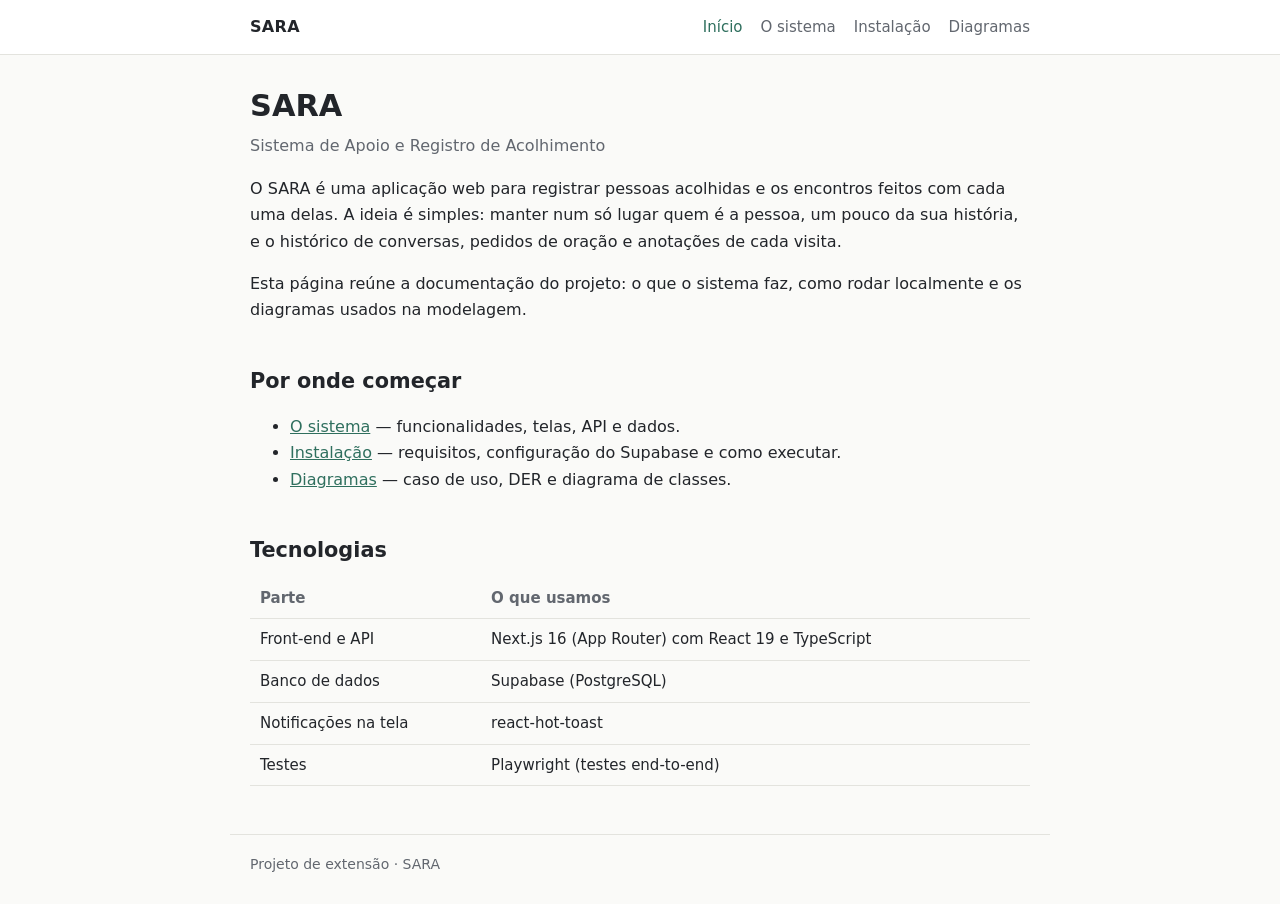
<file: index.html>
<!DOCTYPE html>
<html lang="pt-BR">
<head>
  <meta charset="UTF-8">
  <meta name="viewport" content="width=device-width, initial-scale=1.0">
  <title>SARA · Documentação</title>
  <link rel="stylesheet" href="assets/css/style.css">
</head>
<body>
  <header class="topo">
    <div class="topo-inner">
      <a class="marca" href="index.html">SARA</a>
      <nav>
        <a href="index.html" class="ativo">Início</a>
        <a href="sistema.html">O sistema</a>
        <a href="instalacao.html">Instalação</a>
        <a href="diagramas.html">Diagramas</a>
      </nav>
    </div>
  </header>

  <main>
    <h1>SARA</h1>
    <p class="subtitulo">Sistema de Apoio e Registro de Acolhimento</p>

    <p>
      O SARA é uma aplicação web para registrar pessoas acolhidas e os encontros
      feitos com cada uma delas. A ideia é simples: manter num só lugar quem é a
      pessoa, um pouco da sua história, e o histórico de conversas, pedidos de
      oração e anotações de cada visita.
    </p>

    <p>
      Esta página reúne a documentação do projeto: o que o sistema faz, como
      rodar localmente e os diagramas usados na modelagem.
    </p>

    <h2>Por onde começar</h2>
    <ul>
      <li><a href="sistema.html">O sistema</a> — funcionalidades, telas, API e dados.</li>
      <li><a href="instalacao.html">Instalação</a> — requisitos, configuração do Supabase e como executar.</li>
      <li><a href="diagramas.html">Diagramas</a> — caso de uso, DER e diagrama de classes.</li>
    </ul>

    <h2>Tecnologias</h2>
    <div class="tabela">
      <table>
        <tr><th>Parte</th><th>O que usamos</th></tr>
        <tr><td>Front-end e API</td><td>Next.js 16 (App Router) com React 19 e TypeScript</td></tr>
        <tr><td>Banco de dados</td><td>Supabase (PostgreSQL)</td></tr>
        <tr><td>Notificações na tela</td><td>react-hot-toast</td></tr>
        <tr><td>Testes</td><td>Playwright (testes end-to-end)</td></tr>
      </table>
    </div>
  </main>

  <footer>
    Projeto de extensão · SARA
  </footer>
</body>
</html>
</file>
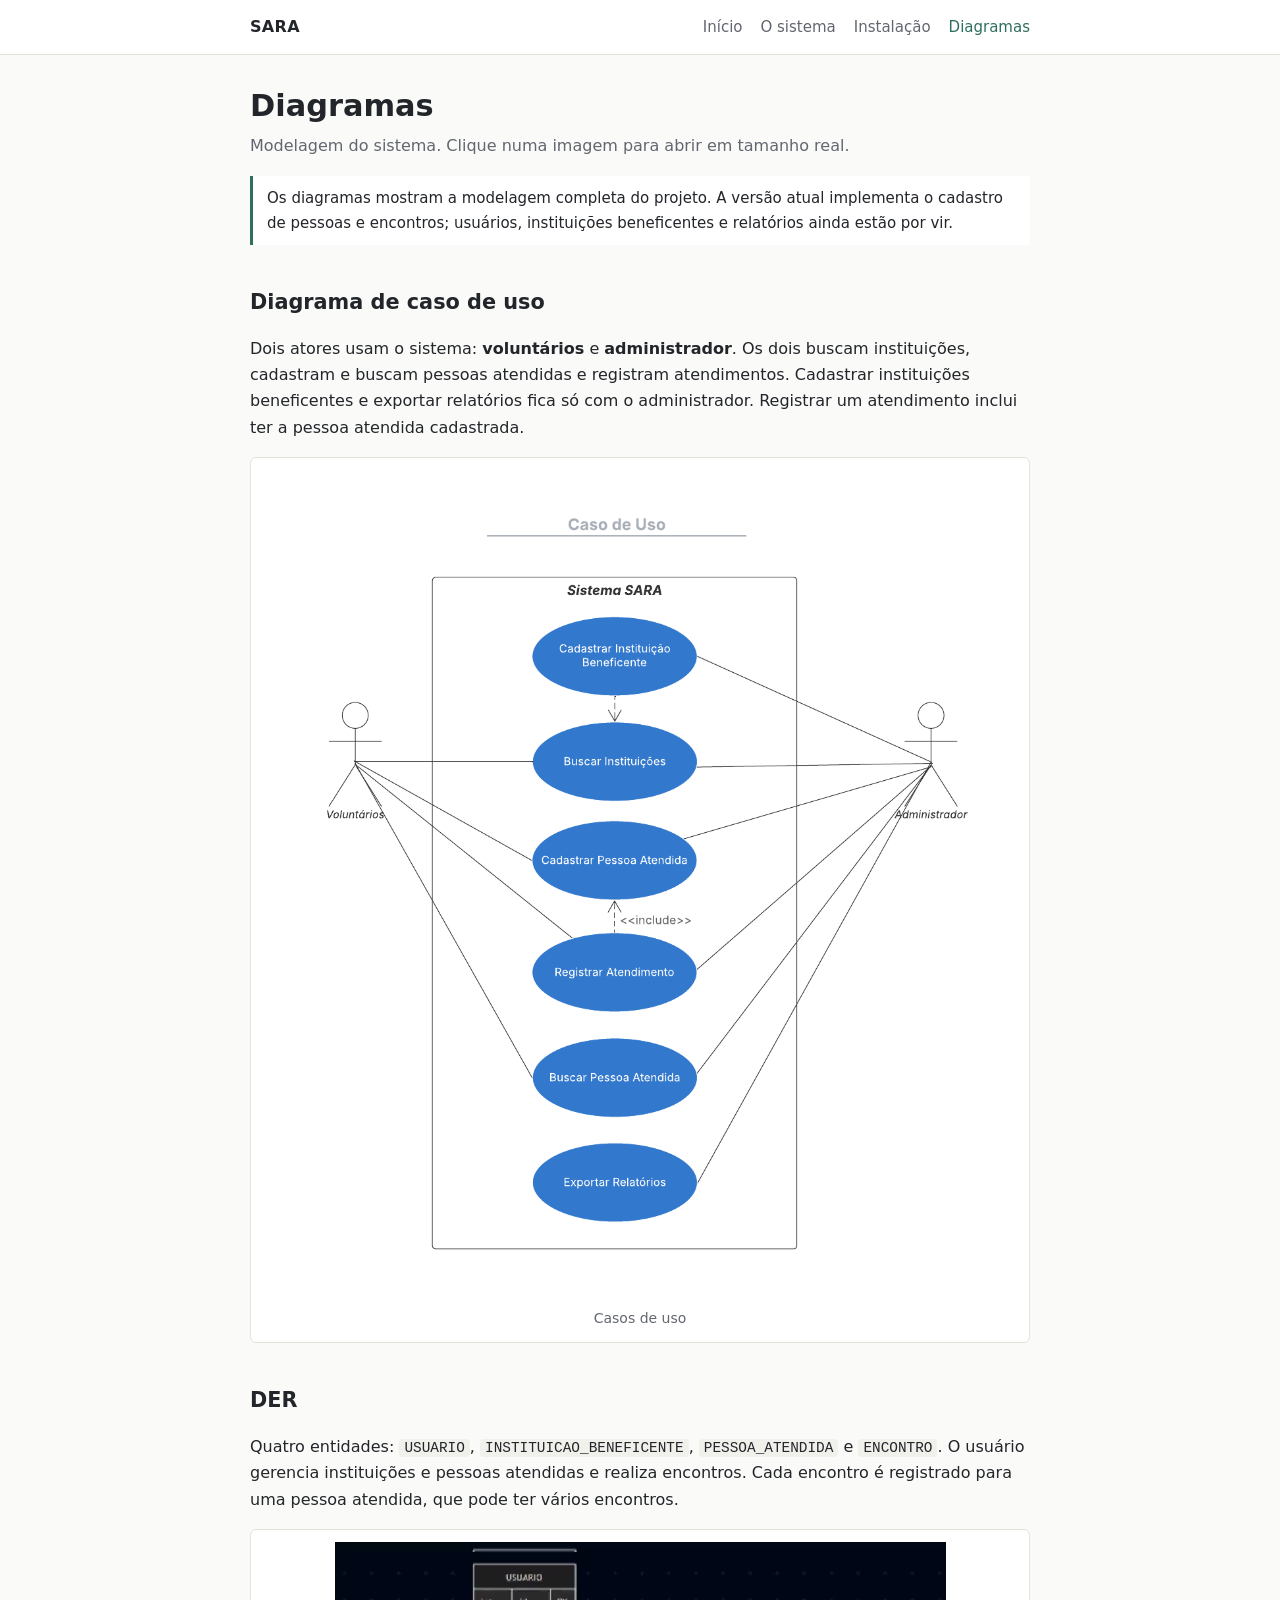
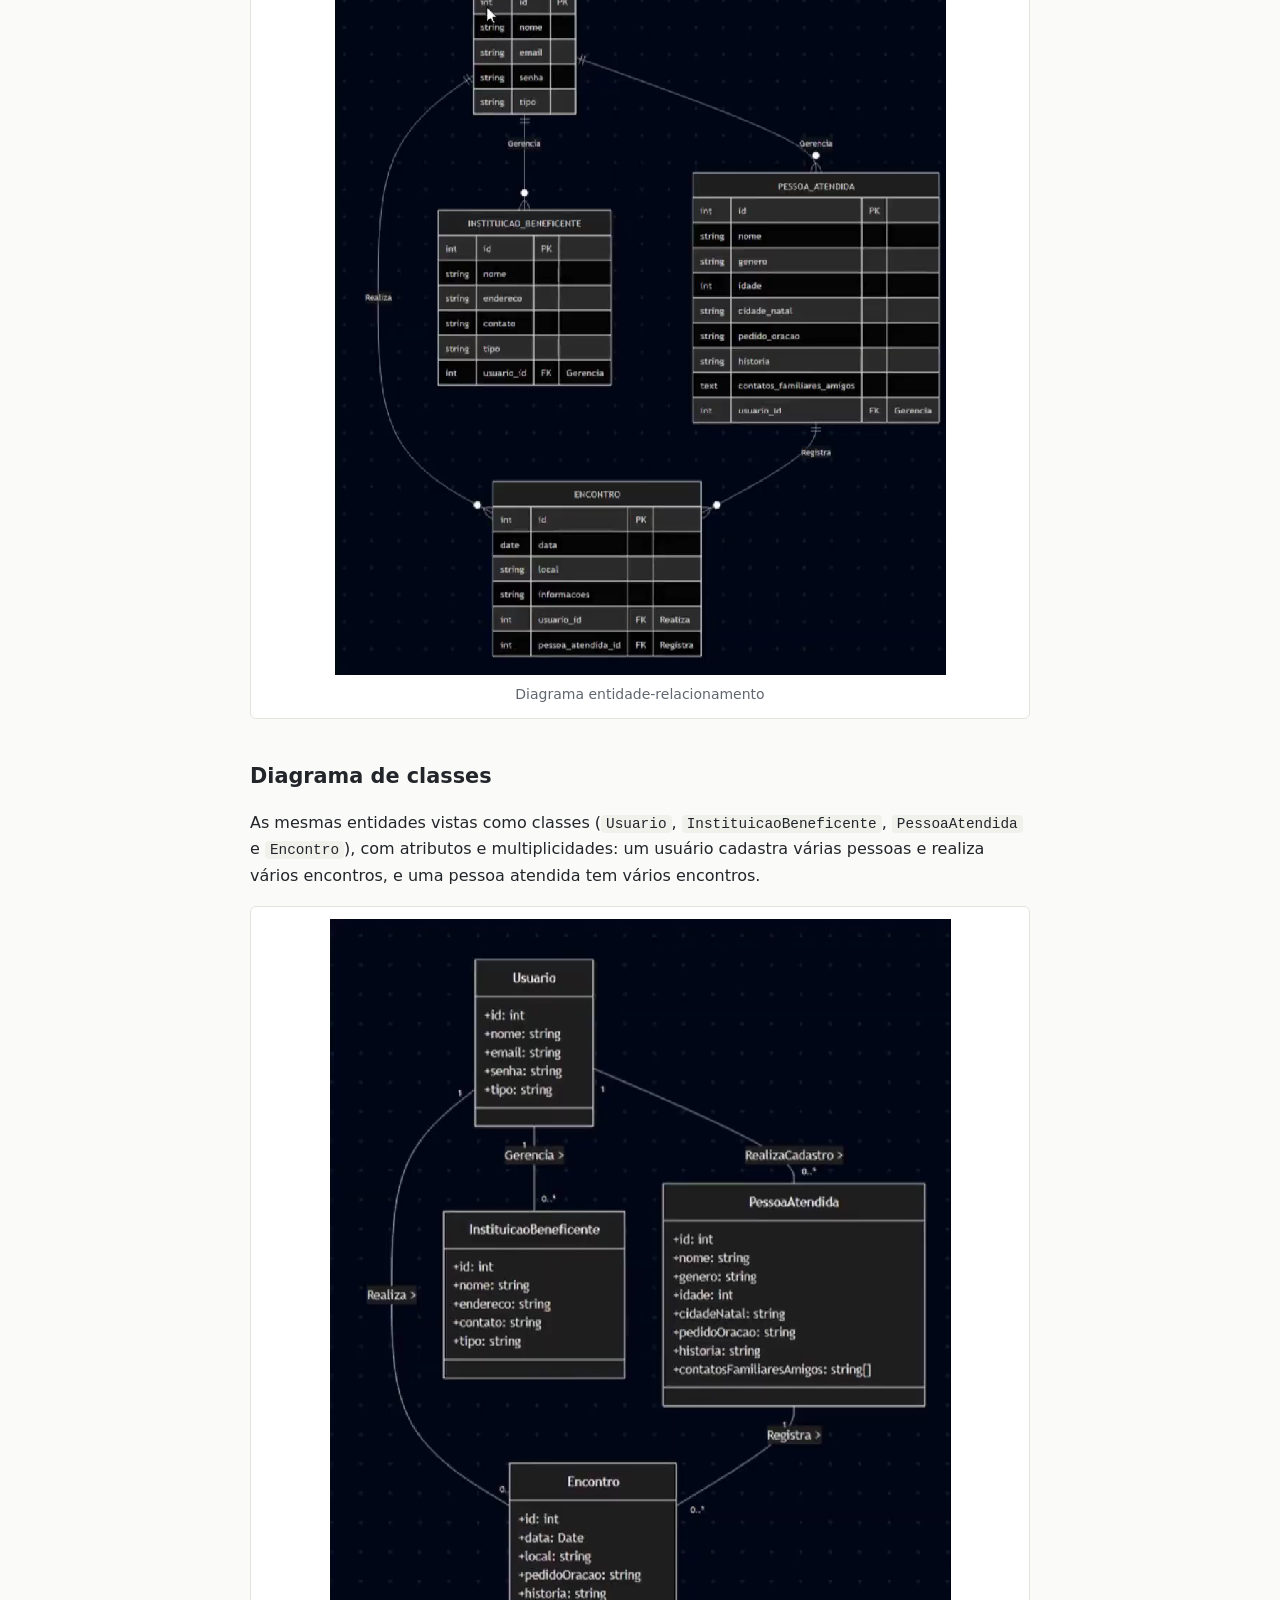
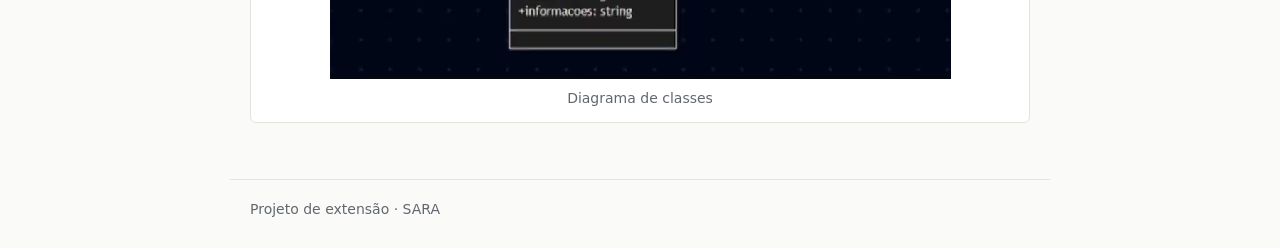
<file: diagramas.html>
<!DOCTYPE html>
<html lang="pt-BR">
<head>
  <meta charset="UTF-8">
  <meta name="viewport" content="width=device-width, initial-scale=1.0">
  <title>Diagramas · SARA</title>
  <link rel="stylesheet" href="assets/css/style.css">
</head>
<body>
  <header class="topo">
    <div class="topo-inner">
      <a class="marca" href="index.html">SARA</a>
      <nav>
        <a href="index.html">Início</a>
        <a href="sistema.html">O sistema</a>
        <a href="instalacao.html">Instalação</a>
        <a href="diagramas.html" class="ativo">Diagramas</a>
      </nav>
    </div>
  </header>

  <main>
    <h1>Diagramas</h1>
    <p class="subtitulo">Modelagem do sistema. Clique numa imagem para abrir em tamanho real.</p>

    <div class="nota">
      Os diagramas mostram a modelagem completa do projeto. A versão atual
      implementa o cadastro de pessoas e encontros; usuários, instituições
      beneficentes e relatórios ainda estão por vir.
    </div>

    <h2 id="caso-de-uso">Diagrama de caso de uso</h2>
    <p>
      Dois atores usam o sistema: <strong>voluntários</strong> e
      <strong>administrador</strong>. Os dois buscam instituições, cadastram e
      buscam pessoas atendidas e registram atendimentos. Cadastrar instituições
      beneficentes e exportar relatórios fica só com o administrador. Registrar
      um atendimento inclui ter a pessoa atendida cadastrada.
    </p>
    <figure class="diagrama">
      <a href="assets/img/diagramas/caso-de-uso.png">
        <img src="assets/img/diagramas/caso-de-uso.png" alt="Diagrama de caso de uso do SARA"
             onerror="this.parentElement.outerHTML='<p class=&quot;sem-imagem&quot;>Imagem ainda não adicionada: assets/img/diagramas/caso-de-uso.png</p>'">
      </a>
      <figcaption>Casos de uso</figcaption>
    </figure>

    <h2 id="der">DER</h2>
    <p>
      Quatro entidades: <code>USUARIO</code>, <code>INSTITUICAO_BENEFICENTE</code>,
      <code>PESSOA_ATENDIDA</code> e <code>ENCONTRO</code>. O usuário gerencia
      instituições e pessoas atendidas e realiza encontros. Cada encontro é
      registrado para uma pessoa atendida, que pode ter vários encontros.
    </p>
    <figure class="diagrama">
      <a href="assets/img/diagramas/der.png">
        <img src="assets/img/diagramas/der.png" alt="Diagrama entidade-relacionamento do SARA"
             onerror="this.parentElement.outerHTML='<p class=&quot;sem-imagem&quot;>Imagem ainda não adicionada: assets/img/diagramas/der.png</p>'">
      </a>
      <figcaption>Diagrama entidade-relacionamento</figcaption>
    </figure>

    <h2 id="classes">Diagrama de classes</h2>
    <p>
      As mesmas entidades vistas como classes (<code>Usuario</code>,
      <code>InstituicaoBeneficente</code>, <code>PessoaAtendida</code> e
      <code>Encontro</code>), com atributos e multiplicidades: um usuário cadastra
      várias pessoas e realiza vários encontros, e uma pessoa atendida tem
      vários encontros.
    </p>
    <figure class="diagrama">
      <a href="assets/img/diagramas/classes.png">
        <img src="assets/img/diagramas/classes.png" alt="Diagrama de classes do SARA"
             onerror="this.parentElement.outerHTML='<p class=&quot;sem-imagem&quot;>Imagem ainda não adicionada: assets/img/diagramas/classes.png</p>'">
      </a>
      <figcaption>Diagrama de classes</figcaption>
    </figure>
  </main>

  <footer>
    Projeto de extensão · SARA
  </footer>
</body>
</html>
</file>
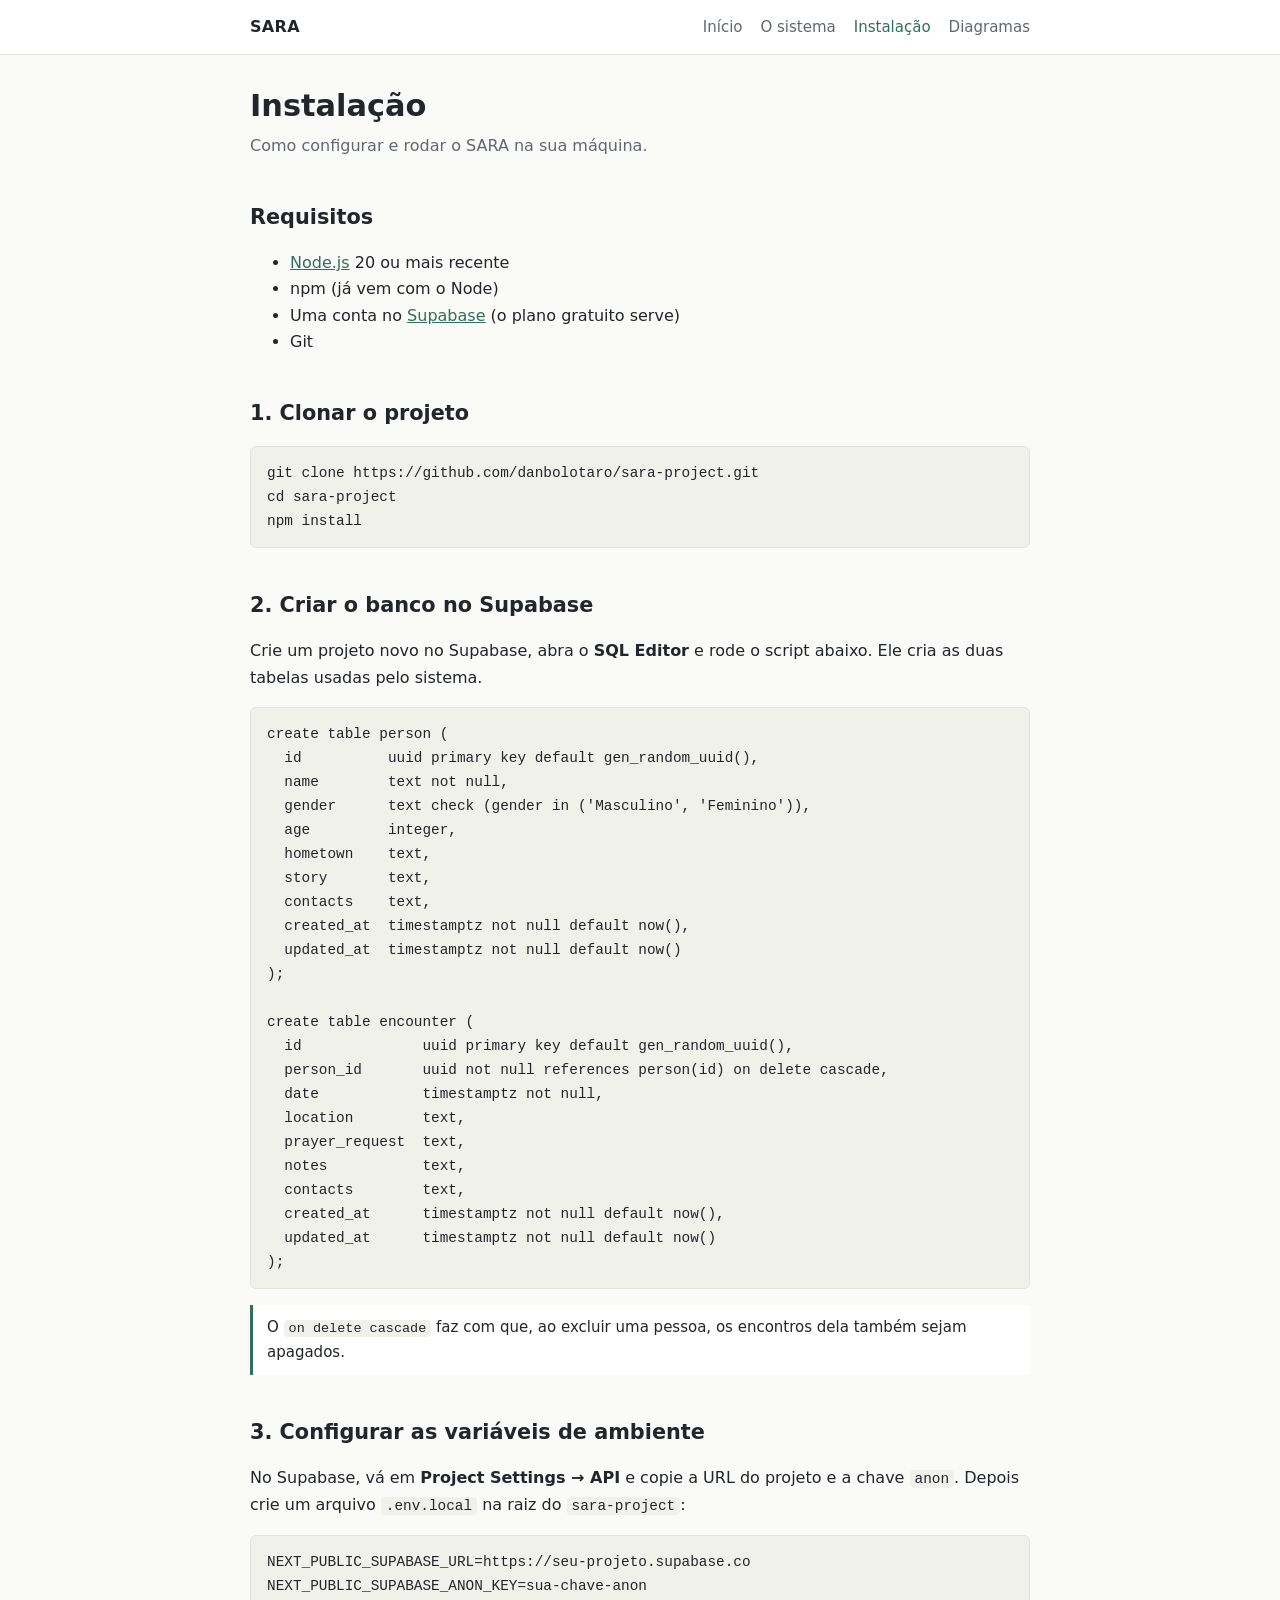
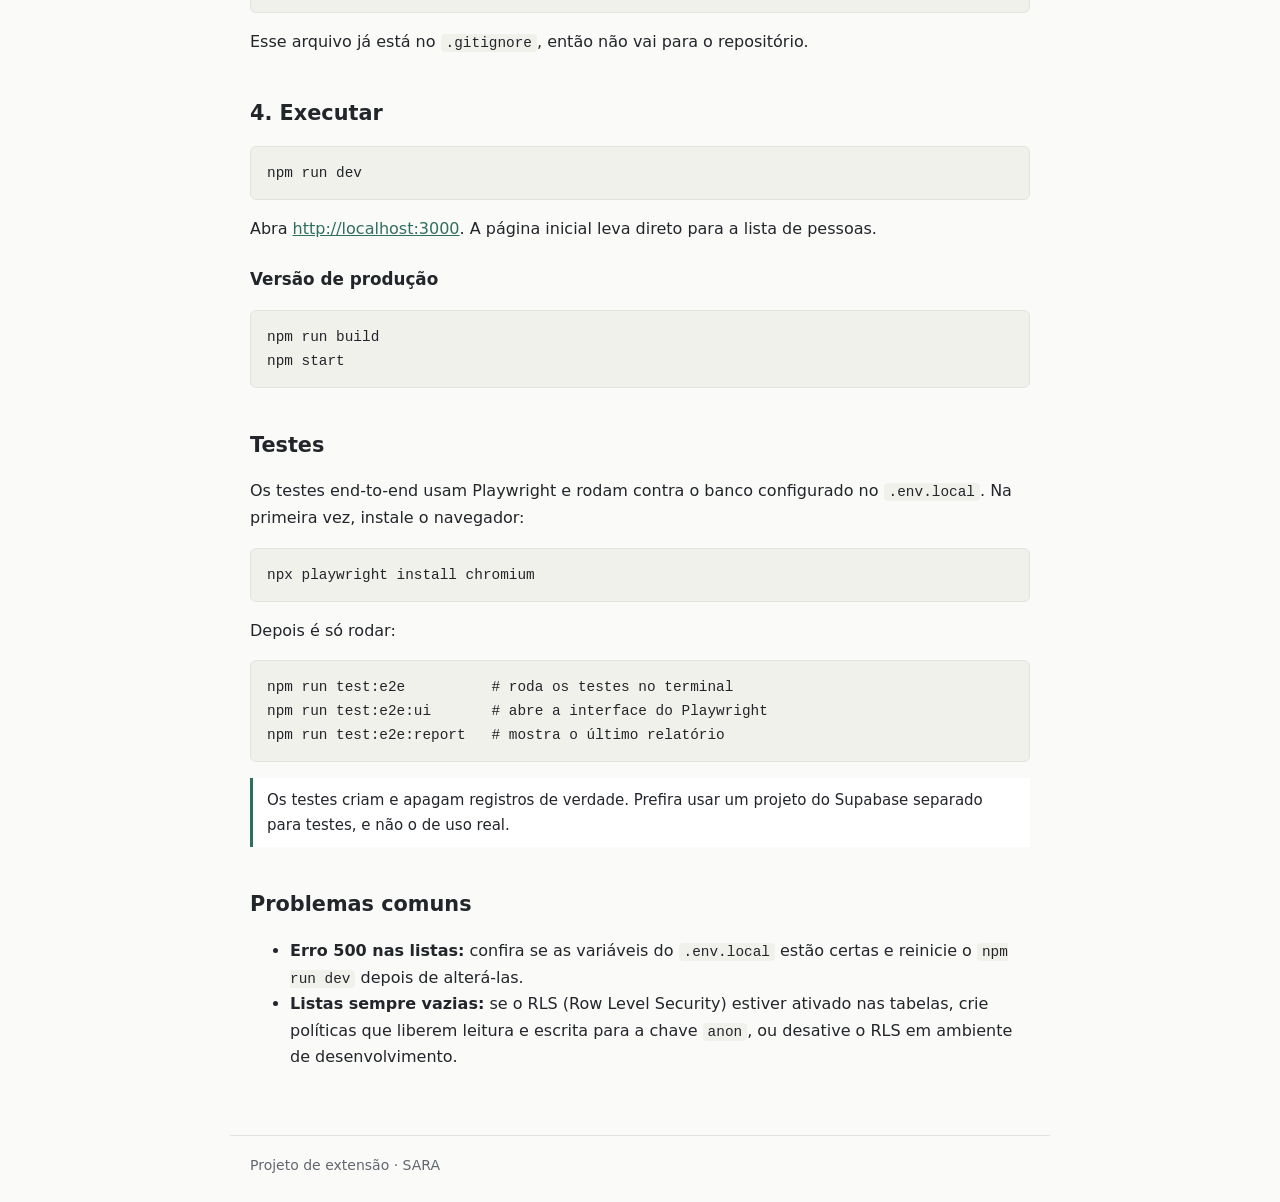
<file: instalacao.html>
<!DOCTYPE html>
<html lang="pt-BR">
<head>
  <meta charset="UTF-8">
  <meta name="viewport" content="width=device-width, initial-scale=1.0">
  <title>Instalação · SARA</title>
  <link rel="stylesheet" href="assets/css/style.css">
</head>
<body>
  <header class="topo">
    <div class="topo-inner">
      <a class="marca" href="index.html">SARA</a>
      <nav>
        <a href="index.html">Início</a>
        <a href="sistema.html">O sistema</a>
        <a href="instalacao.html" class="ativo">Instalação</a>
        <a href="diagramas.html">Diagramas</a>
      </nav>
    </div>
  </header>

  <main>
    <h1>Instalação</h1>
    <p class="subtitulo">Como configurar e rodar o SARA na sua máquina.</p>

    <h2>Requisitos</h2>
    <ul>
      <li><a href="https://nodejs.org">Node.js</a> 20 ou mais recente</li>
      <li>npm (já vem com o Node)</li>
      <li>Uma conta no <a href="https://supabase.com">Supabase</a> (o plano gratuito serve)</li>
      <li>Git</li>
    </ul>

    <h2>1. Clonar o projeto</h2>
<pre><code>git clone https://github.com/danbolotaro/sara-project.git
cd sara-project
npm install</code></pre>

    <h2>2. Criar o banco no Supabase</h2>
    <p>
      Crie um projeto novo no Supabase, abra o <strong>SQL Editor</strong> e rode
      o script abaixo. Ele cria as duas tabelas usadas pelo sistema.
    </p>
<pre><code>create table person (
  id          uuid primary key default gen_random_uuid(),
  name        text not null,
  gender      text check (gender in ('Masculino', 'Feminino')),
  age         integer,
  hometown    text,
  story       text,
  contacts    text,
  created_at  timestamptz not null default now(),
  updated_at  timestamptz not null default now()
);

create table encounter (
  id              uuid primary key default gen_random_uuid(),
  person_id       uuid not null references person(id) on delete cascade,
  date            timestamptz not null,
  location        text,
  prayer_request  text,
  notes           text,
  contacts        text,
  created_at      timestamptz not null default now(),
  updated_at      timestamptz not null default now()
);</code></pre>

    <div class="nota">
      O <code>on delete cascade</code> faz com que, ao excluir uma pessoa, os
      encontros dela também sejam apagados.
    </div>

    <h2>3. Configurar as variáveis de ambiente</h2>
    <p>
      No Supabase, vá em <strong>Project Settings → API</strong> e copie a URL do
      projeto e a chave <code>anon</code>. Depois crie um arquivo
      <code>.env.local</code> na raiz do <code>sara-project</code>:
    </p>
<pre><code>NEXT_PUBLIC_SUPABASE_URL=https://seu-projeto.supabase.co
NEXT_PUBLIC_SUPABASE_ANON_KEY=sua-chave-anon</code></pre>
    <p>Esse arquivo já está no <code>.gitignore</code>, então não vai para o repositório.</p>

    <h2>4. Executar</h2>
<pre><code>npm run dev</code></pre>
    <p>Abra <a href="http://localhost:3000">http://localhost:3000</a>. A página inicial leva direto para a lista de pessoas.</p>

    <h3>Versão de produção</h3>
<pre><code>npm run build
npm start</code></pre>

    <h2>Testes</h2>
    <p>
      Os testes end-to-end usam Playwright e rodam contra o banco configurado no
      <code>.env.local</code>. Na primeira vez, instale o navegador:
    </p>
<pre><code>npx playwright install chromium</code></pre>
    <p>Depois é só rodar:</p>
<pre><code>npm run test:e2e          # roda os testes no terminal
npm run test:e2e:ui       # abre a interface do Playwright
npm run test:e2e:report   # mostra o último relatório</code></pre>

    <div class="nota">
      Os testes criam e apagam registros de verdade. Prefira usar um projeto do
      Supabase separado para testes, e não o de uso real.
    </div>

    <h2>Problemas comuns</h2>
    <ul>
      <li>
        <strong>Erro 500 nas listas:</strong> confira se as variáveis do
        <code>.env.local</code> estão certas e reinicie o <code>npm run dev</code>
        depois de alterá-las.
      </li>
      <li>
        <strong>Listas sempre vazias:</strong> se o RLS (Row Level Security)
        estiver ativado nas tabelas, crie políticas que liberem leitura e escrita
        para a chave <code>anon</code>, ou desative o RLS em ambiente de desenvolvimento.
      </li>
    </ul>
  </main>

  <footer>
    Projeto de extensão · SARA
  </footer>
</body>
</html>
</file>
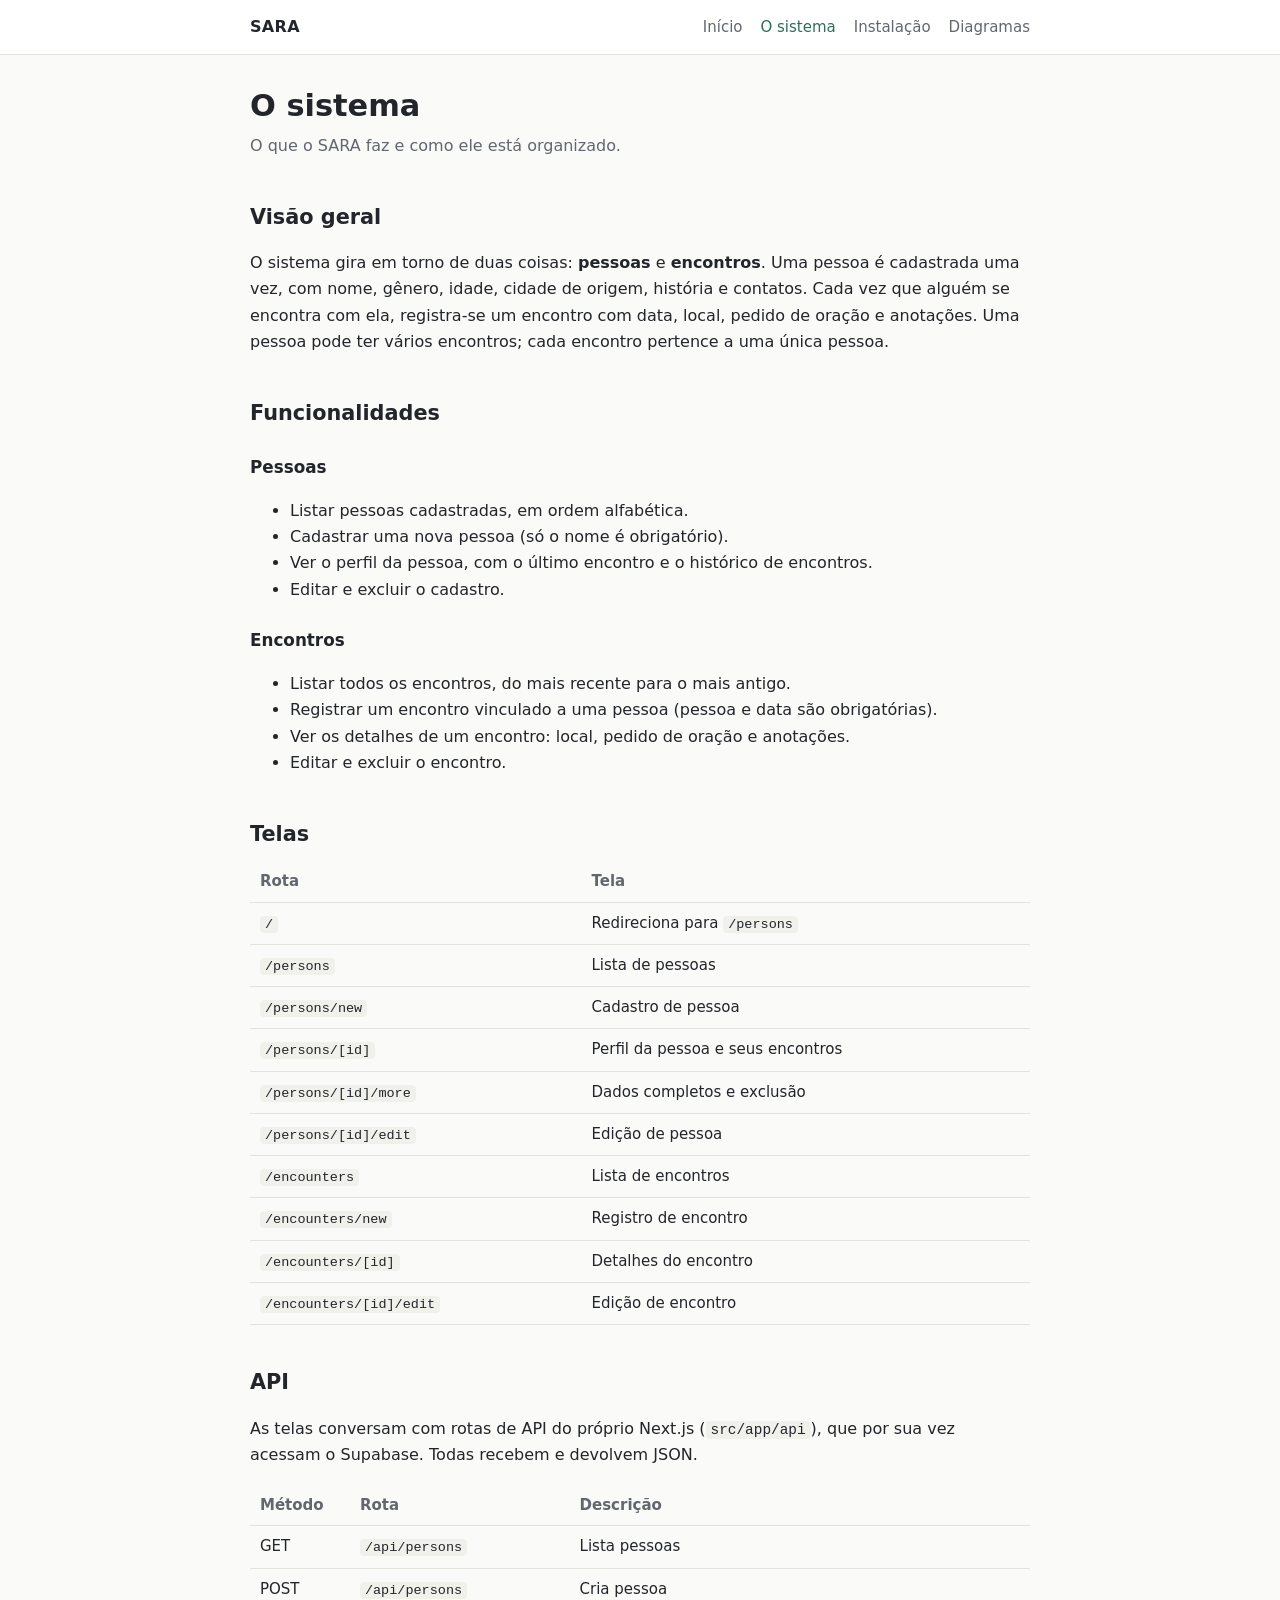
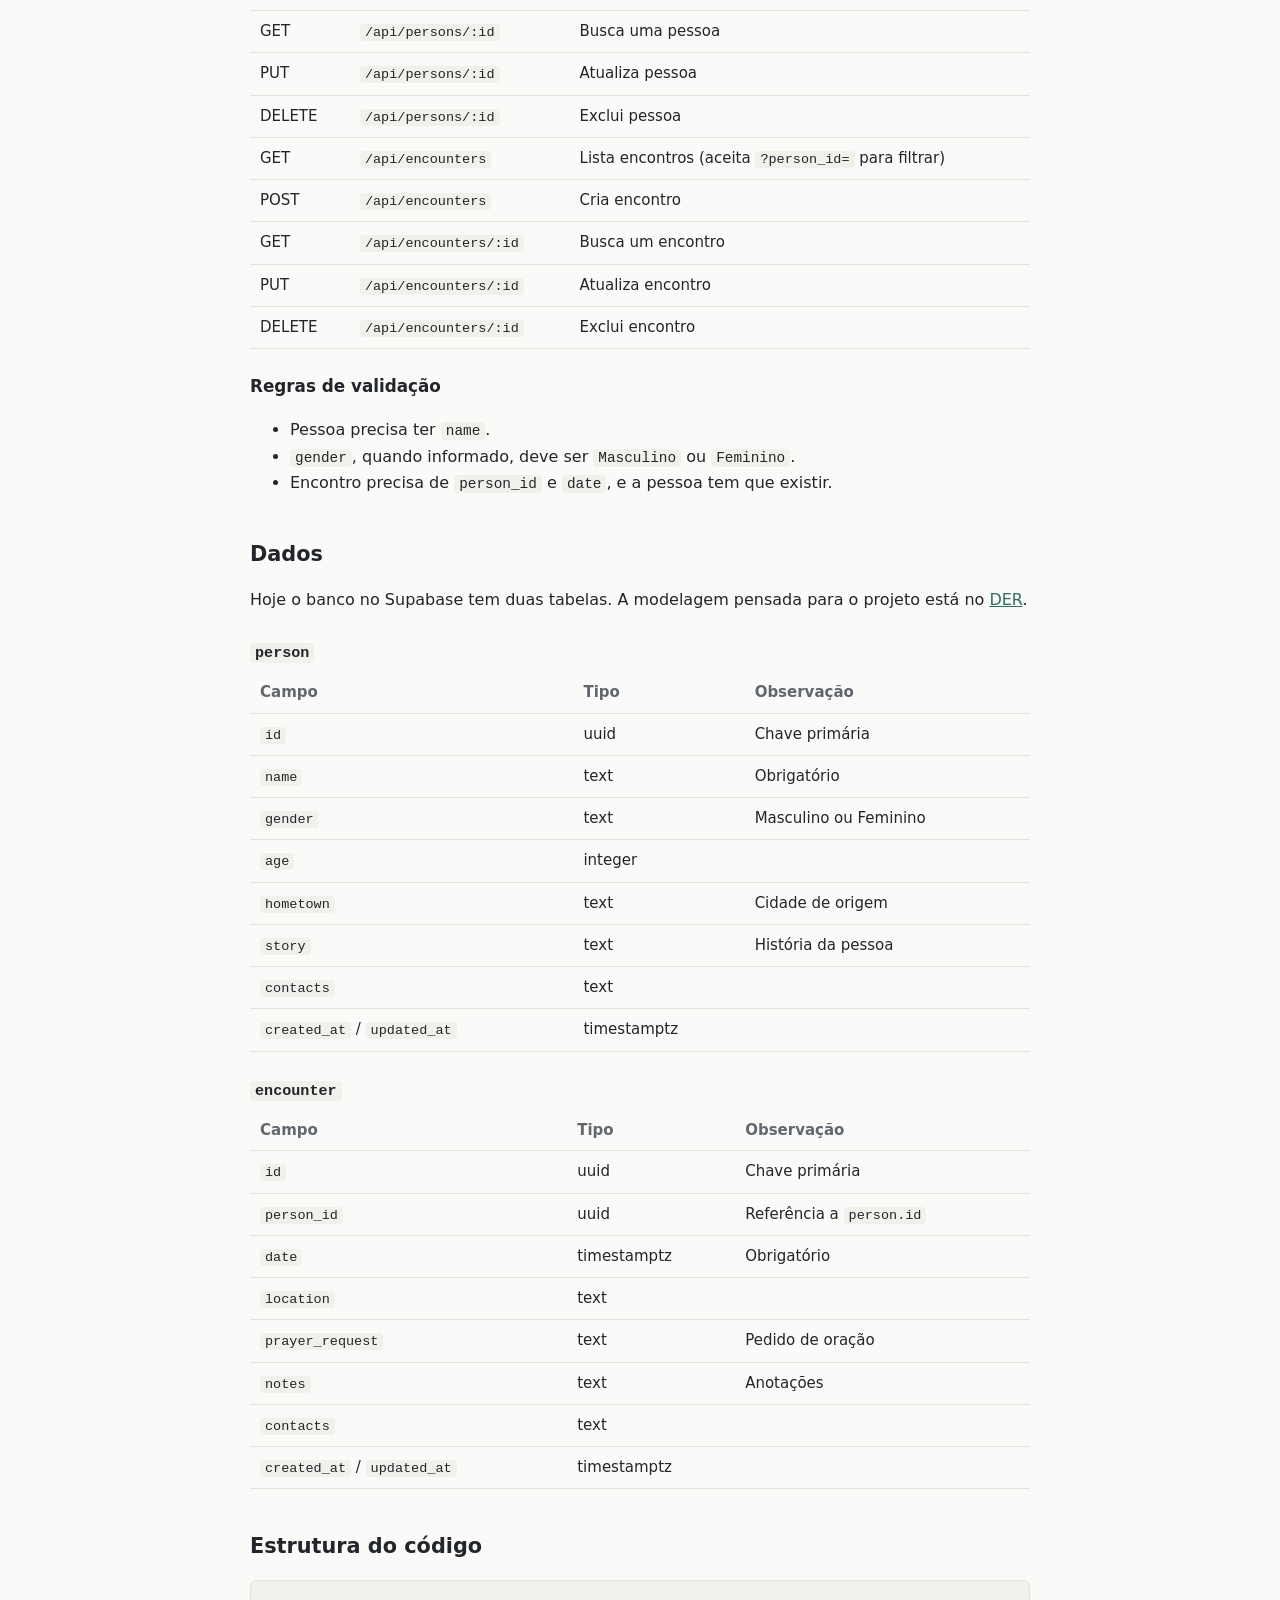
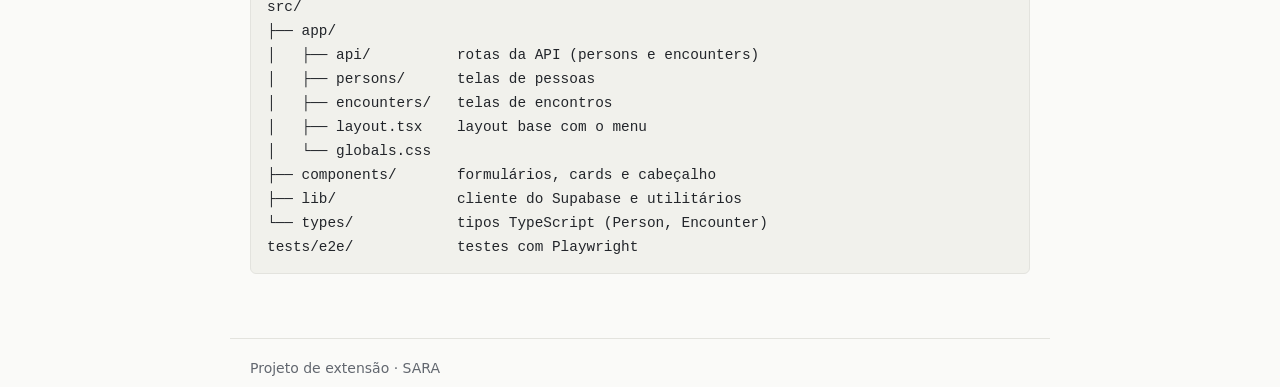
<file: sistema.html>
<!DOCTYPE html>
<html lang="pt-BR">
<head>
  <meta charset="UTF-8">
  <meta name="viewport" content="width=device-width, initial-scale=1.0">
  <title>O sistema · SARA</title>
  <link rel="stylesheet" href="assets/css/style.css">
</head>
<body>
  <header class="topo">
    <div class="topo-inner">
      <a class="marca" href="index.html">SARA</a>
      <nav>
        <a href="index.html">Início</a>
        <a href="sistema.html" class="ativo">O sistema</a>
        <a href="instalacao.html">Instalação</a>
        <a href="diagramas.html">Diagramas</a>
      </nav>
    </div>
  </header>

  <main>
    <h1>O sistema</h1>
    <p class="subtitulo">O que o SARA faz e como ele está organizado.</p>

    <h2>Visão geral</h2>
    <p>
      O sistema gira em torno de duas coisas: <strong>pessoas</strong> e
      <strong>encontros</strong>. Uma pessoa é cadastrada uma vez, com nome,
      gênero, idade, cidade de origem, história e contatos. Cada vez que alguém
      se encontra com ela, registra-se um encontro com data, local, pedido de
      oração e anotações. Uma pessoa pode ter vários encontros; cada encontro
      pertence a uma única pessoa.
    </p>

    <h2>Funcionalidades</h2>
    <h3>Pessoas</h3>
    <ul>
      <li>Listar pessoas cadastradas, em ordem alfabética.</li>
      <li>Cadastrar uma nova pessoa (só o nome é obrigatório).</li>
      <li>Ver o perfil da pessoa, com o último encontro e o histórico de encontros.</li>
      <li>Editar e excluir o cadastro.</li>
    </ul>

    <h3>Encontros</h3>
    <ul>
      <li>Listar todos os encontros, do mais recente para o mais antigo.</li>
      <li>Registrar um encontro vinculado a uma pessoa (pessoa e data são obrigatórias).</li>
      <li>Ver os detalhes de um encontro: local, pedido de oração e anotações.</li>
      <li>Editar e excluir o encontro.</li>
    </ul>

    <h2>Telas</h2>
    <div class="tabela">
      <table>
        <tr><th>Rota</th><th>Tela</th></tr>
        <tr><td><code>/</code></td><td>Redireciona para <code>/persons</code></td></tr>
        <tr><td><code>/persons</code></td><td>Lista de pessoas</td></tr>
        <tr><td><code>/persons/new</code></td><td>Cadastro de pessoa</td></tr>
        <tr><td><code>/persons/[id]</code></td><td>Perfil da pessoa e seus encontros</td></tr>
        <tr><td><code>/persons/[id]/more</code></td><td>Dados completos e exclusão</td></tr>
        <tr><td><code>/persons/[id]/edit</code></td><td>Edição de pessoa</td></tr>
        <tr><td><code>/encounters</code></td><td>Lista de encontros</td></tr>
        <tr><td><code>/encounters/new</code></td><td>Registro de encontro</td></tr>
        <tr><td><code>/encounters/[id]</code></td><td>Detalhes do encontro</td></tr>
        <tr><td><code>/encounters/[id]/edit</code></td><td>Edição de encontro</td></tr>
      </table>
    </div>

    <h2>API</h2>
    <p>
      As telas conversam com rotas de API do próprio Next.js
      (<code>src/app/api</code>), que por sua vez acessam o Supabase. Todas
      recebem e devolvem JSON.
    </p>
    <div class="tabela">
      <table>
        <tr><th>Método</th><th>Rota</th><th>Descrição</th></tr>
        <tr><td>GET</td><td><code>/api/persons</code></td><td>Lista pessoas</td></tr>
        <tr><td>POST</td><td><code>/api/persons</code></td><td>Cria pessoa</td></tr>
        <tr><td>GET</td><td><code>/api/persons/:id</code></td><td>Busca uma pessoa</td></tr>
        <tr><td>PUT</td><td><code>/api/persons/:id</code></td><td>Atualiza pessoa</td></tr>
        <tr><td>DELETE</td><td><code>/api/persons/:id</code></td><td>Exclui pessoa</td></tr>
        <tr><td>GET</td><td><code>/api/encounters</code></td><td>Lista encontros (aceita <code>?person_id=</code> para filtrar)</td></tr>
        <tr><td>POST</td><td><code>/api/encounters</code></td><td>Cria encontro</td></tr>
        <tr><td>GET</td><td><code>/api/encounters/:id</code></td><td>Busca um encontro</td></tr>
        <tr><td>PUT</td><td><code>/api/encounters/:id</code></td><td>Atualiza encontro</td></tr>
        <tr><td>DELETE</td><td><code>/api/encounters/:id</code></td><td>Exclui encontro</td></tr>
      </table>
    </div>

    <h3>Regras de validação</h3>
    <ul>
      <li>Pessoa precisa ter <code>name</code>.</li>
      <li><code>gender</code>, quando informado, deve ser <code>Masculino</code> ou <code>Feminino</code>.</li>
      <li>Encontro precisa de <code>person_id</code> e <code>date</code>, e a pessoa tem que existir.</li>
    </ul>

    <h2>Dados</h2>
    <p>Hoje o banco no Supabase tem duas tabelas. A modelagem pensada para o projeto está no <a href="diagramas.html#der">DER</a>.</p>

    <h3><code>person</code></h3>
    <div class="tabela">
      <table>
        <tr><th>Campo</th><th>Tipo</th><th>Observação</th></tr>
        <tr><td><code>id</code></td><td>uuid</td><td>Chave primária</td></tr>
        <tr><td><code>name</code></td><td>text</td><td>Obrigatório</td></tr>
        <tr><td><code>gender</code></td><td>text</td><td>Masculino ou Feminino</td></tr>
        <tr><td><code>age</code></td><td>integer</td><td></td></tr>
        <tr><td><code>hometown</code></td><td>text</td><td>Cidade de origem</td></tr>
        <tr><td><code>story</code></td><td>text</td><td>História da pessoa</td></tr>
        <tr><td><code>contacts</code></td><td>text</td><td></td></tr>
        <tr><td><code>created_at</code> / <code>updated_at</code></td><td>timestamptz</td><td></td></tr>
      </table>
    </div>

    <h3><code>encounter</code></h3>
    <div class="tabela">
      <table>
        <tr><th>Campo</th><th>Tipo</th><th>Observação</th></tr>
        <tr><td><code>id</code></td><td>uuid</td><td>Chave primária</td></tr>
        <tr><td><code>person_id</code></td><td>uuid</td><td>Referência a <code>person.id</code></td></tr>
        <tr><td><code>date</code></td><td>timestamptz</td><td>Obrigatório</td></tr>
        <tr><td><code>location</code></td><td>text</td><td></td></tr>
        <tr><td><code>prayer_request</code></td><td>text</td><td>Pedido de oração</td></tr>
        <tr><td><code>notes</code></td><td>text</td><td>Anotações</td></tr>
        <tr><td><code>contacts</code></td><td>text</td><td></td></tr>
        <tr><td><code>created_at</code> / <code>updated_at</code></td><td>timestamptz</td><td></td></tr>
      </table>
    </div>

    <h2>Estrutura do código</h2>
<pre><code>src/
├── app/
│   ├── api/          rotas da API (persons e encounters)
│   ├── persons/      telas de pessoas
│   ├── encounters/   telas de encontros
│   ├── layout.tsx    layout base com o menu
│   └── globals.css
├── components/       formulários, cards e cabeçalho
├── lib/              cliente do Supabase e utilitários
└── types/            tipos TypeScript (Person, Encounter)
tests/e2e/            testes com Playwright</code></pre>
  </main>

  <footer>
    Projeto de extensão · SARA
  </footer>
</body>
</html>
</file>
<file: assets/css/style.css>
:root {
  --bg: #fafaf8;
  --surface: #ffffff;
  --text: #22252a;
  --muted: #62676f;
  --border: #e3e3de;
  --accent: #2f6f5e;
  --code-bg: #f1f1ec;
}

@media (prefers-color-scheme: dark) {
  :root {
    --bg: #17191c;
    --surface: #1f2226;
    --text: #e6e6e3;
    --muted: #9ba0a7;
    --border: #33373c;
    --accent: #6fbfa6;
    --code-bg: #26292e;
  }
}

* { box-sizing: border-box; }

body {
  margin: 0;
  background: var(--bg);
  color: var(--text);
  font: 16px/1.65 system-ui, -apple-system, "Segoe UI", Roboto, sans-serif;
}

a { color: var(--accent); }

header.topo {
  border-bottom: 1px solid var(--border);
  background: var(--surface);
}

.topo-inner,
main,
footer {
  max-width: 820px;
  margin: 0 auto;
  padding-inline: 20px;
}

.topo-inner {
  display: flex;
  flex-wrap: wrap;
  align-items: center;
  justify-content: space-between;
  gap: 8px 24px;
  padding-block: 14px;
}

.marca {
  font-weight: 700;
  color: var(--text);
  text-decoration: none;
  letter-spacing: 0.02em;
}

nav { display: flex; flex-wrap: wrap; gap: 4px 18px; }

nav a {
  color: var(--muted);
  text-decoration: none;
  font-size: 15px;
}

nav a:hover,
nav a.ativo { color: var(--accent); }

main { padding-block: 32px 48px; }

h1 { font-size: 1.9rem; line-height: 1.25; margin: 0 0 8px; }
h2 { font-size: 1.3rem; margin: 40px 0 10px; }
h3 { font-size: 1.05rem; margin: 24px 0 6px; }

.subtitulo { color: var(--muted); margin-top: 0; }

code {
  font-family: ui-monospace, "Cascadia Code", Consolas, monospace;
  font-size: 0.9em;
  background: var(--code-bg);
  padding: 1px 5px;
  border-radius: 4px;
}

pre {
  background: var(--code-bg);
  border: 1px solid var(--border);
  border-radius: 6px;
  padding: 14px 16px;
  overflow-x: auto;
  line-height: 1.5;
}

pre code { background: none; padding: 0; }

.tabela {
  overflow-x: auto;
}

table {
  border-collapse: collapse;
  width: 100%;
  font-size: 15px;
}

th, td {
  text-align: left;
  padding: 8px 10px;
  border-bottom: 1px solid var(--border);
  vertical-align: top;
}

th { color: var(--muted); font-weight: 600; }

.nota {
  border-left: 3px solid var(--accent);
  background: var(--surface);
  padding: 10px 14px;
  margin: 16px 0;
  font-size: 15px;
}

figure.diagrama {
  margin: 16px 0 8px;
  background: var(--surface);
  border: 1px solid var(--border);
  border-radius: 6px;
  padding: 12px;
}

figure.diagrama img {
  display: block;
  max-width: 100%;
  height: auto;
  margin: 0 auto;
}

figure.diagrama figcaption {
  color: var(--muted);
  font-size: 14px;
  margin-top: 8px;
  text-align: center;
}

.sem-imagem {
  color: var(--muted);
  text-align: center;
  padding: 40px 12px;
  font-size: 14px;
}

footer {
  border-top: 1px solid var(--border);
  color: var(--muted);
  font-size: 14px;
  padding-block: 18px 28px;
}
</file>
